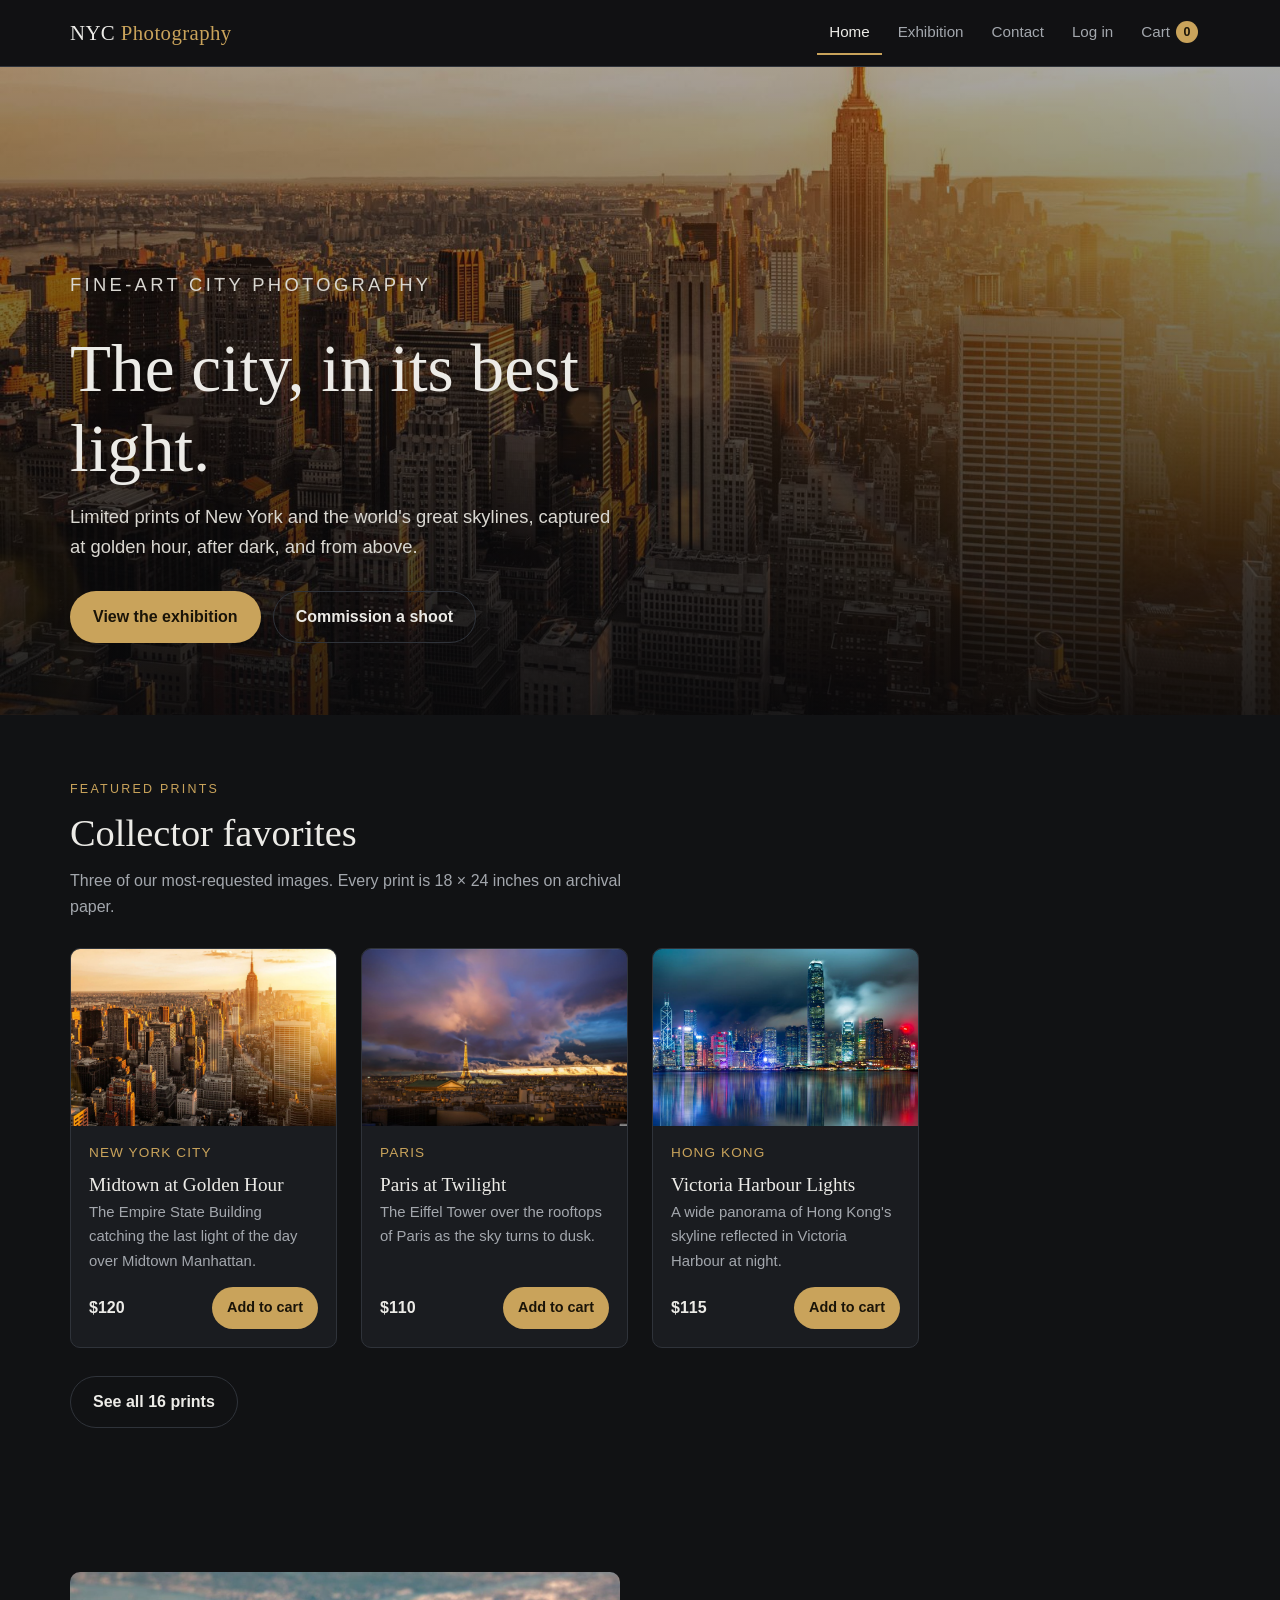
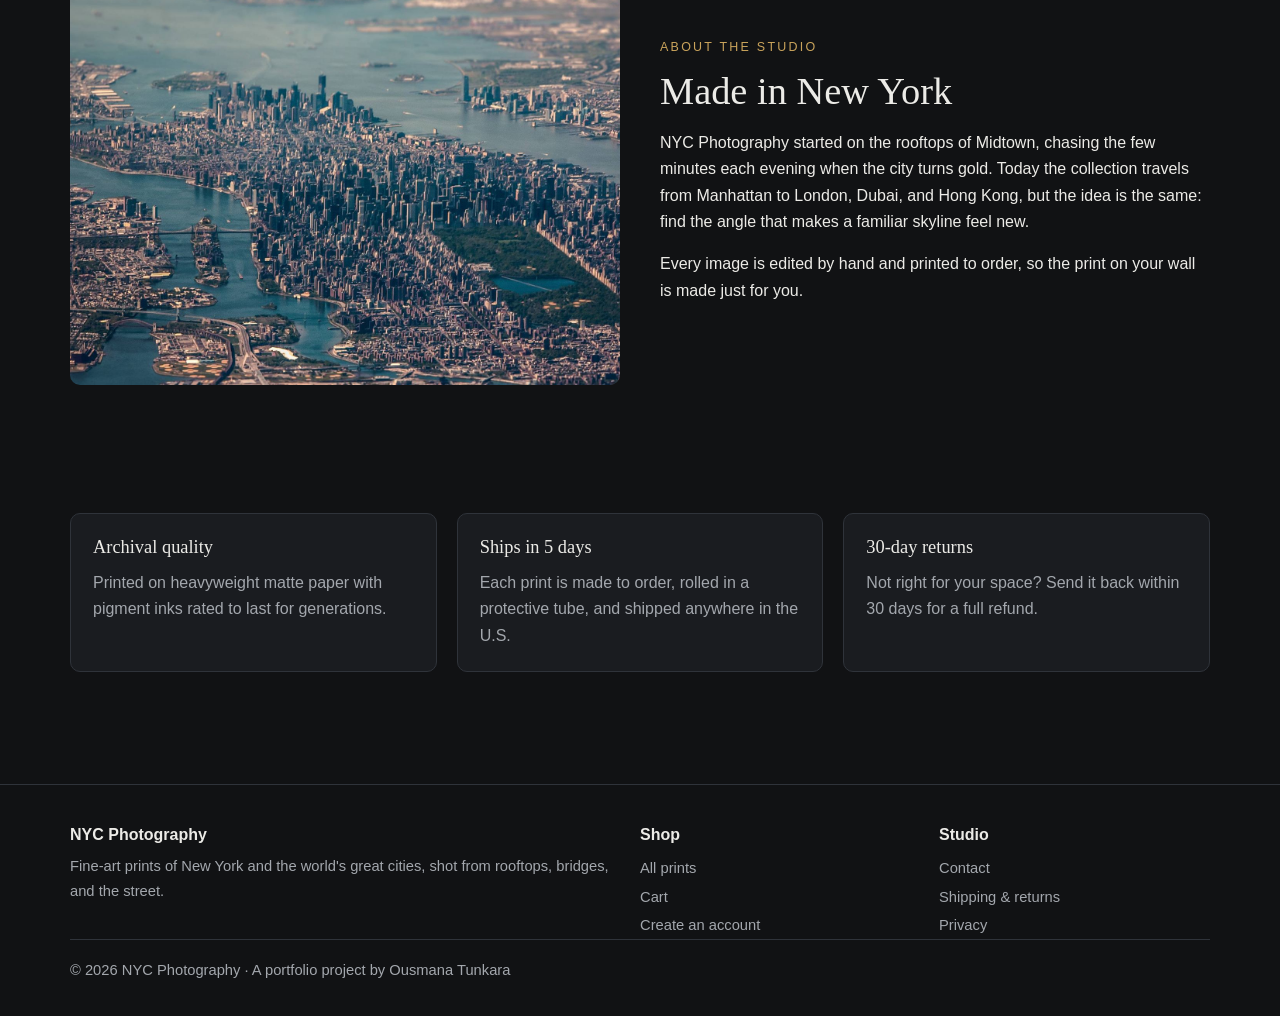
<file: index.html>
<!DOCTYPE html>
<!-- Author: Ousmana Tunkara · github.com/Kodelack47 · NYC Photography -->
<html lang="en">
<head>
  <meta charset="UTF-8">
  <meta name="viewport" content="width=device-width, initial-scale=1.0">
  <meta name="description" content="Fine-art prints of New York City and the world&#x27;s great skylines.">
  <title>NYC Photography | Fine-Art City Prints</title>
  <link rel="stylesheet" href="styles/site.css">
</head>
<body>
  <header class="site-header">
    <div class="container">
      <a class="brand" href="index.html">NYC <span>Photography</span></a>
      <button class="nav-toggle" type="button" aria-expanded="false" aria-controls="site-nav">Menu</button>
      <nav class="site-nav" id="site-nav" aria-label="Main">
        <a href="index.html" class="active" aria-current="page">Home</a>
        <a href="Exhibition.html">Exhibition</a>
        <a href="Contact.html">Contact</a>
        <a href="login.html">Log in</a>
        <a href="checkout.html" class="cart-link">Cart <span class="cart-count" aria-label="items in cart">0</span></a>
      </nav>
    </div>
  </header>

  <main>
    <section class="hero">
      <div class="container">
        <p class="eyebrow">Fine-art city photography</p>
        <h1>The city, in its best light.</h1>
        <p>Limited prints of New York and the world's great skylines, captured at golden hour, after dark, and from above.</p>
        <div class="btn-row">
          <a class="btn btn-gold" href="Exhibition.html">View the exhibition</a>
          <a class="btn btn-ghost" href="Contact.html">Commission a shoot</a>
        </div>
      </div>
    </section>

    <section class="section">
      <div class="container">
        <p class="eyebrow">Featured prints</p>
        <h2 class="section-title">Collector favorites</h2>
        <p class="lead">Three of our most-requested images. Every print is 18 × 24 inches on archival paper.</p>
        <div class="grid" id="featured"></div>
        <p style="margin-top:28px"><a class="btn btn-ghost" href="Exhibition.html">See all 16 prints</a></p>
      </div>
    </section>

    <section class="section">
      <div class="container split">
        <img src="images/manhattan-aerial.jpg" alt="Aerial view of Manhattan" loading="lazy">
        <div>
          <p class="eyebrow">About the studio</p>
          <h2 class="section-title">Made in New York</h2>
          <p>NYC Photography started on the rooftops of Midtown, chasing the few minutes each evening when the city turns gold. Today the collection travels from Manhattan to London, Dubai, and Hong Kong, but the idea is the same: find the angle that makes a familiar skyline feel new.</p>
          <p>Every image is edited by hand and printed to order, so the print on your wall is made just for you.</p>
        </div>
      </div>
    </section>

    <section class="section">
      <div class="container">
        <div class="features">
          <div class="feature">
            <h3>Archival quality</h3>
            <p>Printed on heavyweight matte paper with pigment inks rated to last for generations.</p>
          </div>
          <div class="feature">
            <h3>Ships in 5 days</h3>
            <p>Each print is made to order, rolled in a protective tube, and shipped anywhere in the U.S.</p>
          </div>
          <div class="feature">
            <h3>30-day returns</h3>
            <p>Not right for your space? Send it back within 30 days for a full refund.</p>
          </div>
        </div>
      </div>
    </section>
  </main>

  <footer class="site-footer">
    <div class="container">
      <div class="footer-grid">
        <div>
          <h2>NYC Photography</h2>
          <p>Fine-art prints of New York and the world's great cities, shot from rooftops, bridges, and the street.</p>
        </div>
        <div>
          <h2>Shop</h2>
          <a href="Exhibition.html">All prints</a>
          <a href="checkout.html">Cart</a>
          <a href="user-reg.html">Create an account</a>
        </div>
        <div>
          <h2>Studio</h2>
          <a href="Contact.html">Contact</a>
          <a href="Contact.html#policies">Shipping &amp; returns</a>
          <a href="Contact.html#policies">Privacy</a>
        </div>
      </div>
      <p class="copyright">&copy; <span id="year">2026</span> NYC Photography · A portfolio project by Ousmana Tunkara</p>
    </div>
  </footer>

  <script src="scripts/site.js"></script>
  <script src="scripts/prints.js"></script>
  <script src="scripts/gallery.js"></script>
</body>
</html>
</file>
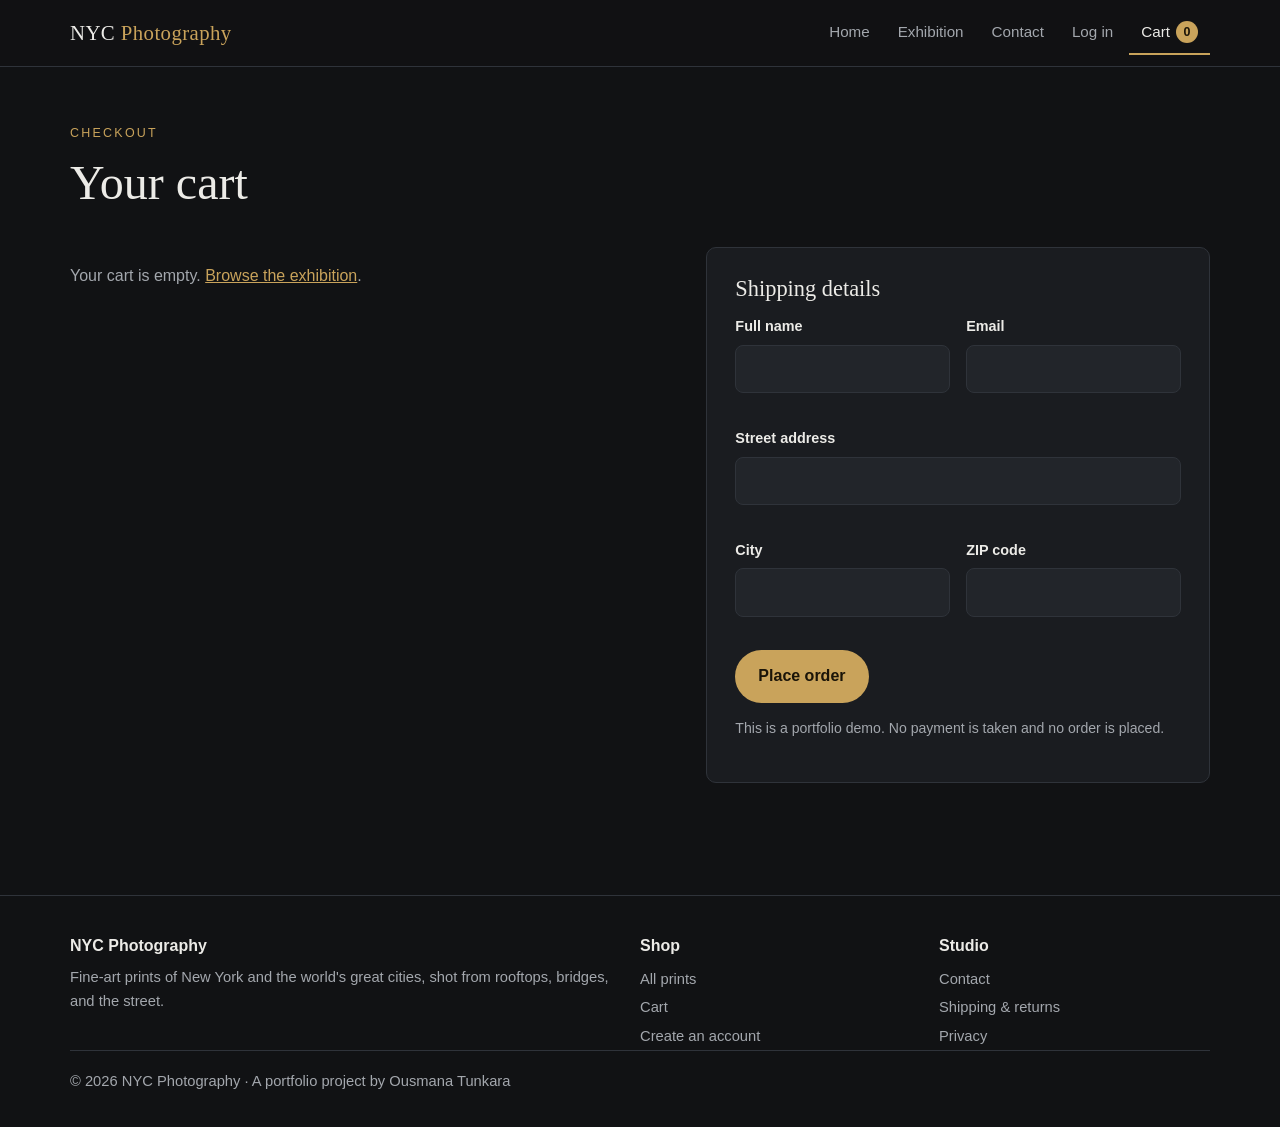
<file: checkout.html>
<!DOCTYPE html>
<!-- Author: Ousmana Tunkara · github.com/Kodelack47 · NYC Photography -->
<html lang="en">
<head>
  <meta charset="UTF-8">
  <meta name="viewport" content="width=device-width, initial-scale=1.0">
  <meta name="description" content="Review your prints and check out.">
  <title>Cart | NYC Photography</title>
  <link rel="stylesheet" href="styles/site.css">
</head>
<body>
  <header class="site-header">
    <div class="container">
      <a class="brand" href="index.html">NYC <span>Photography</span></a>
      <button class="nav-toggle" type="button" aria-expanded="false" aria-controls="site-nav">Menu</button>
      <nav class="site-nav" id="site-nav" aria-label="Main">
        <a href="index.html">Home</a>
        <a href="Exhibition.html">Exhibition</a>
        <a href="Contact.html">Contact</a>
        <a href="login.html">Log in</a>
        <a href="checkout.html" class="cart-link active" aria-current="page">Cart <span class="cart-count" aria-label="items in cart">0</span></a>
      </nav>
    </div>
  </header>

  <main>
    <section class="page-head">
      <div class="container">
        <p class="eyebrow">Checkout</p>
        <h1>Your cart</h1>
      </div>
    </section>

    <section class="section" style="padding-top:16px">
      <div class="container">
        <div class="notice" id="confirmation" role="status" hidden></div>
        <div class="checkout">
          <div>
            <div id="cart-items"></div>
            <div class="totals" id="totals" hidden></div>
          </div>
          <form class="form-card" id="checkout-form" novalidate>
            <h2 style="font-size:1.4rem">Shipping details</h2>
            <div class="form-grid">
            <div>
              <label for="name">Full name</label>
              <input id="name" name="name" type="text" autocomplete="name">
              <div class="error" id="name-error"></div>
            </div>
            <div>
              <label for="email">Email</label>
              <input id="email" name="email" type="email" autocomplete="email">
              <div class="error" id="email-error"></div>
            </div>
            <div class="full">
              <label for="address">Street address</label>
              <input id="address" name="address" type="text" autocomplete="street-address">
              <div class="error" id="address-error"></div>
            </div>
            <div>
              <label for="city">City</label>
              <input id="city" name="city" type="text" autocomplete="address-level2">
              <div class="error" id="city-error"></div>
            </div>
            <div>
              <label for="zip">ZIP code</label>
              <input id="zip" name="zip" type="text" inputmode="numeric" autocomplete="postal-code">
              <div class="error" id="zip-error"></div>
            </div>
              <div class="full">
                <button class="btn btn-gold" type="submit">Place order</button>
              </div>
            </div>
            <p class="demo-note">This is a portfolio demo. No payment is taken and no order is placed.</p>
          </form>
        </div>
      </div>
    </section>
  </main>

  <footer class="site-footer">
    <div class="container">
      <div class="footer-grid">
        <div>
          <h2>NYC Photography</h2>
          <p>Fine-art prints of New York and the world's great cities, shot from rooftops, bridges, and the street.</p>
        </div>
        <div>
          <h2>Shop</h2>
          <a href="Exhibition.html">All prints</a>
          <a href="checkout.html">Cart</a>
          <a href="user-reg.html">Create an account</a>
        </div>
        <div>
          <h2>Studio</h2>
          <a href="Contact.html">Contact</a>
          <a href="Contact.html#policies">Shipping &amp; returns</a>
          <a href="Contact.html#policies">Privacy</a>
        </div>
      </div>
      <p class="copyright">&copy; <span id="year">2026</span> NYC Photography · A portfolio project by Ousmana Tunkara</p>
    </div>
  </footer>

  <script src="scripts/site.js"></script>
  <script src="scripts/prints.js"></script>
  <script src="scripts/forms.js"></script>
  <script src="scripts/checkout.js"></script>
</body>
</html>
</file>
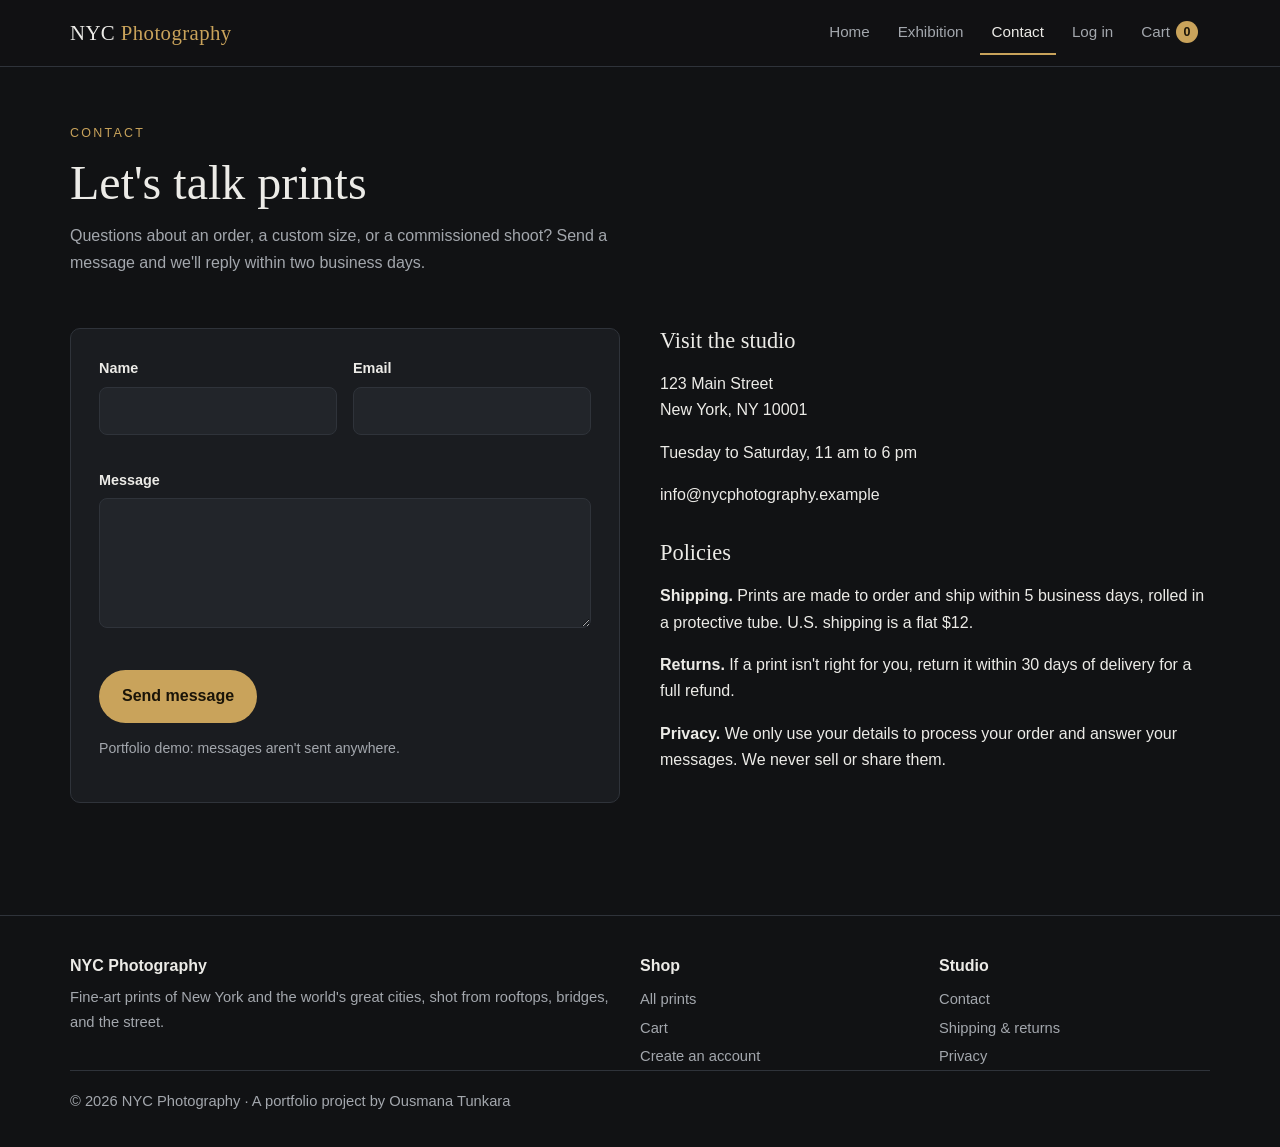
<file: Contact.html>
<!DOCTYPE html>
<!-- Author: Ousmana Tunkara · github.com/Kodelack47 · NYC Photography -->
<html lang="en">
<head>
  <meta charset="UTF-8">
  <meta name="viewport" content="width=device-width, initial-scale=1.0">
  <meta name="description" content="Contact NYC Photography about prints and commissions.">
  <title>Contact | NYC Photography</title>
  <link rel="stylesheet" href="styles/site.css">
</head>
<body>
  <header class="site-header">
    <div class="container">
      <a class="brand" href="index.html">NYC <span>Photography</span></a>
      <button class="nav-toggle" type="button" aria-expanded="false" aria-controls="site-nav">Menu</button>
      <nav class="site-nav" id="site-nav" aria-label="Main">
        <a href="index.html">Home</a>
        <a href="Exhibition.html">Exhibition</a>
        <a href="Contact.html" class="active" aria-current="page">Contact</a>
        <a href="login.html">Log in</a>
        <a href="checkout.html" class="cart-link">Cart <span class="cart-count" aria-label="items in cart">0</span></a>
      </nav>
    </div>
  </header>

  <main>
    <section class="page-head">
      <div class="container">
        <p class="eyebrow">Contact</p>
        <h1>Let's talk prints</h1>
        <p class="lead">Questions about an order, a custom size, or a commissioned shoot? Send a message and we'll reply within two business days.</p>
      </div>
    </section>

    <section class="section" style="padding-top:16px">
      <div class="container split" style="align-items:start">
        <div>
          <div class="notice" id="confirmation" role="status" hidden></div>
          <form class="form-card" id="contact-form" novalidate>
            <div class="form-grid">
            <div>
              <label for="name">Name</label>
              <input id="name" name="name" type="text" autocomplete="name">
              <div class="error" id="name-error"></div>
            </div>
            <div>
              <label for="email">Email</label>
              <input id="email" name="email" type="email" autocomplete="email">
              <div class="error" id="email-error"></div>
            </div>
            <div class="full">
              <label for="message">Message</label>
              <textarea id="message" name="message"></textarea>
              <div class="error" id="message-error"></div>
            </div>
              <div class="full"><button class="btn btn-gold" type="submit">Send message</button></div>
            </div>
            <p class="demo-note">Portfolio demo: messages aren't sent anywhere.</p>
          </form>
        </div>
        <div>
          <h2 style="font-size:1.4rem">Visit the studio</h2>
          <p>123 Main Street<br>New York, NY 10001</p>
          <p>Tuesday to Saturday, 11 am to 6 pm</p>
          <p>info@nycphotography.example</p>

          <h2 id="policies" style="font-size:1.4rem;margin-top:32px;scroll-margin-top:90px">Policies</h2>
          <p><strong>Shipping.</strong> Prints are made to order and ship within 5 business days, rolled in a protective tube. U.S. shipping is a flat $12.</p>
          <p><strong>Returns.</strong> If a print isn't right for you, return it within 30 days of delivery for a full refund.</p>
          <p><strong>Privacy.</strong> We only use your details to process your order and answer your messages. We never sell or share them.</p>
        </div>
      </div>
    </section>
  </main>

  <footer class="site-footer">
    <div class="container">
      <div class="footer-grid">
        <div>
          <h2>NYC Photography</h2>
          <p>Fine-art prints of New York and the world's great cities, shot from rooftops, bridges, and the street.</p>
        </div>
        <div>
          <h2>Shop</h2>
          <a href="Exhibition.html">All prints</a>
          <a href="checkout.html">Cart</a>
          <a href="user-reg.html">Create an account</a>
        </div>
        <div>
          <h2>Studio</h2>
          <a href="Contact.html">Contact</a>
          <a href="Contact.html#policies">Shipping &amp; returns</a>
          <a href="Contact.html#policies">Privacy</a>
        </div>
      </div>
      <p class="copyright">&copy; <span id="year">2026</span> NYC Photography · A portfolio project by Ousmana Tunkara</p>
    </div>
  </footer>

  <script src="scripts/site.js"></script>
  <script src="scripts/forms.js"></script>
</body>
</html>
</file>
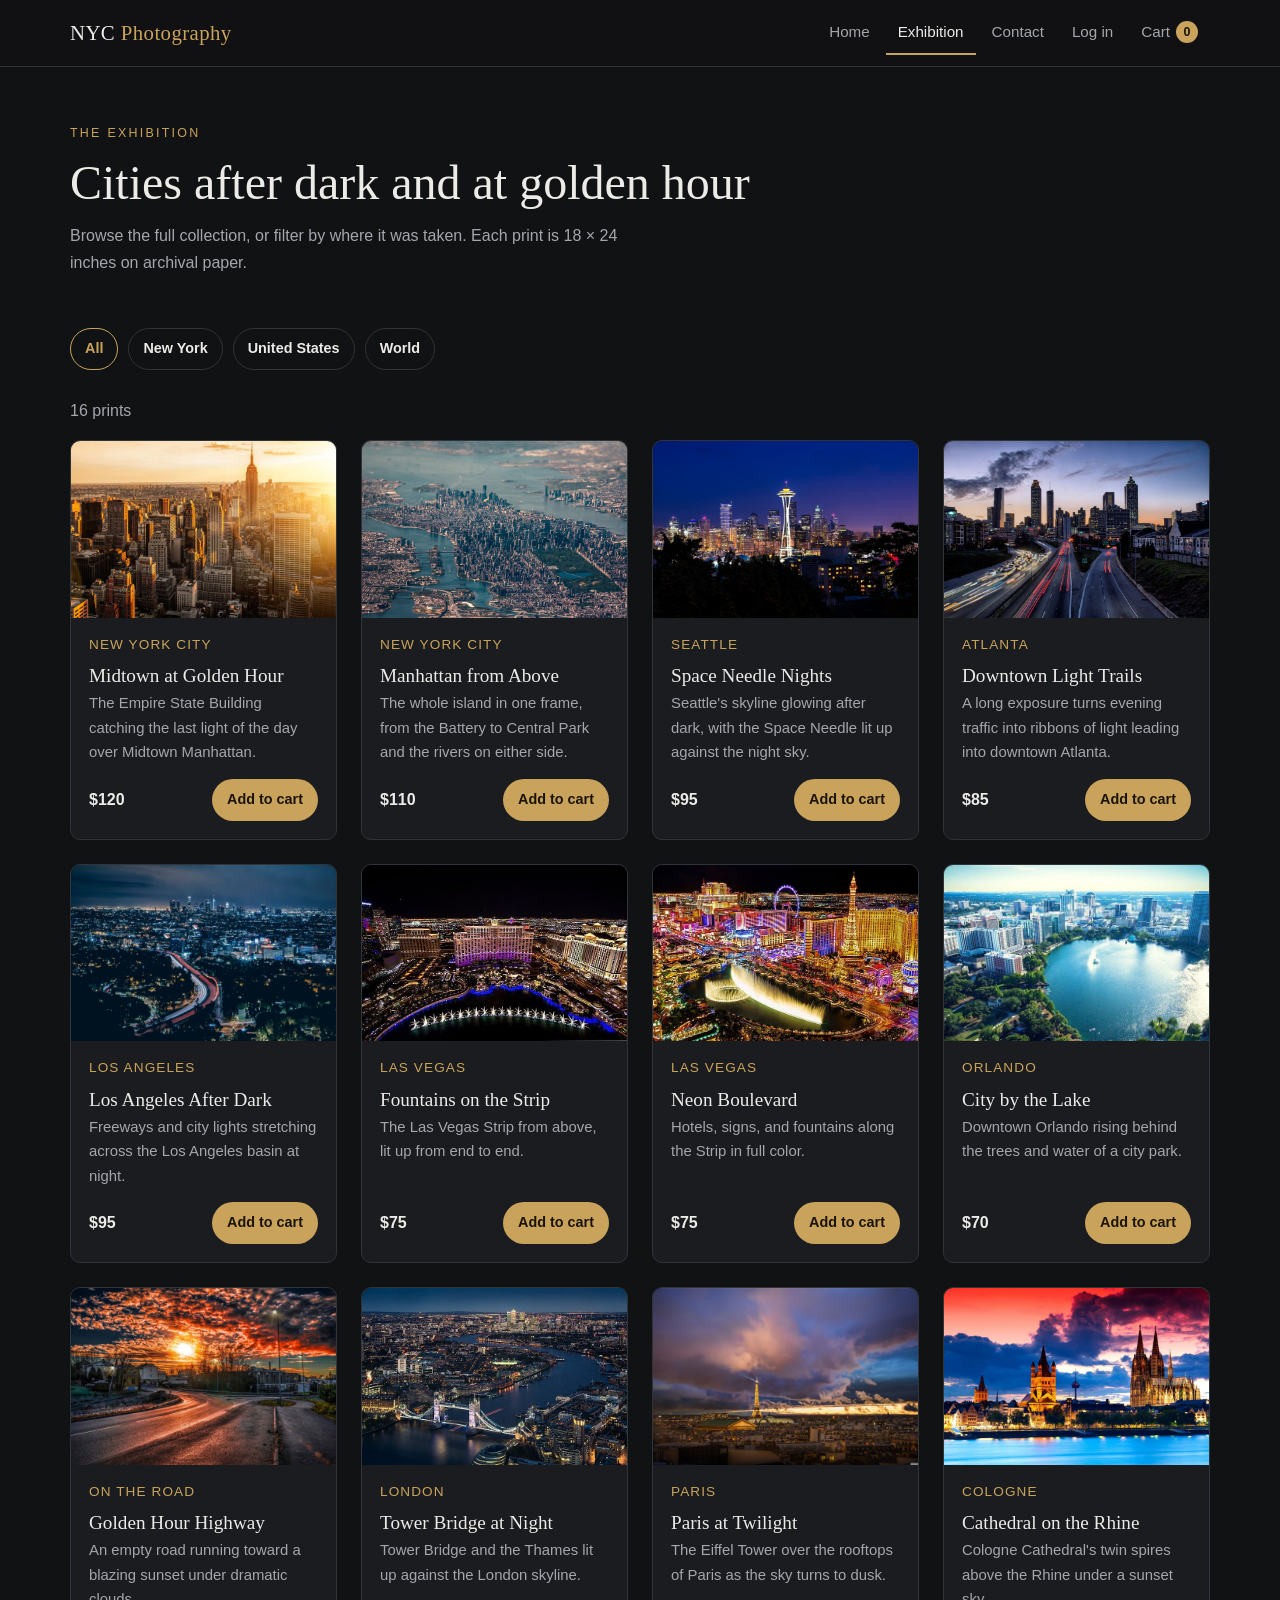
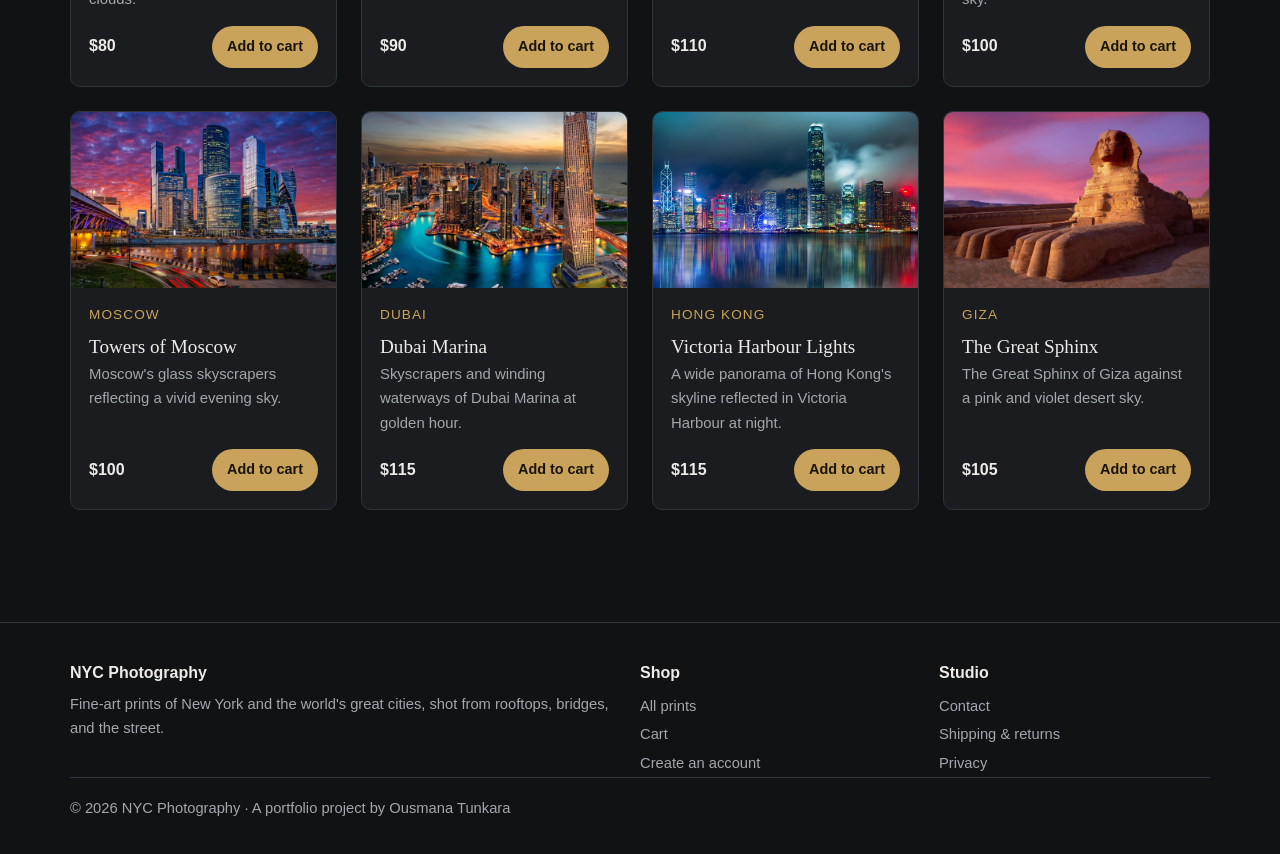
<file: Exhibition.html>
<!DOCTYPE html>
<!-- Author: Ousmana Tunkara · github.com/Kodelack47 · NYC Photography -->
<html lang="en">
<head>
  <meta charset="UTF-8">
  <meta name="viewport" content="width=device-width, initial-scale=1.0">
  <meta name="description" content="Browse fine-art prints of New York, U.S. cities, and world skylines.">
  <title>Exhibition | NYC Photography</title>
  <link rel="stylesheet" href="styles/site.css">
</head>
<body>
  <header class="site-header">
    <div class="container">
      <a class="brand" href="index.html">NYC <span>Photography</span></a>
      <button class="nav-toggle" type="button" aria-expanded="false" aria-controls="site-nav">Menu</button>
      <nav class="site-nav" id="site-nav" aria-label="Main">
        <a href="index.html">Home</a>
        <a href="Exhibition.html" class="active" aria-current="page">Exhibition</a>
        <a href="Contact.html">Contact</a>
        <a href="login.html">Log in</a>
        <a href="checkout.html" class="cart-link">Cart <span class="cart-count" aria-label="items in cart">0</span></a>
      </nav>
    </div>
  </header>

  <main>
    <section class="page-head">
      <div class="container">
        <p class="eyebrow">The exhibition</p>
        <h1>Cities after dark and at golden hour</h1>
        <p class="lead">Browse the full collection, or filter by where it was taken. Each print is 18 × 24 inches on archival paper.</p>
      </div>
    </section>

    <section class="section" style="padding-top:16px">
      <div class="container">
        <div class="filters" role="group" aria-label="Filter prints by collection">
          <button class="btn btn-ghost btn-small" type="button" data-collection="All">All</button>
          <button class="btn btn-ghost btn-small" type="button" data-collection="New York">New York</button>
          <button class="btn btn-ghost btn-small" type="button" data-collection="United States">United States</button>
          <button class="btn btn-ghost btn-small" type="button" data-collection="World">World</button>
        </div>
        <p class="lead" id="print-count" aria-live="polite" style="margin-bottom:16px"></p>
        <div class="grid" id="prints"></div>
      </div>
    </section>
  </main>

  <footer class="site-footer">
    <div class="container">
      <div class="footer-grid">
        <div>
          <h2>NYC Photography</h2>
          <p>Fine-art prints of New York and the world's great cities, shot from rooftops, bridges, and the street.</p>
        </div>
        <div>
          <h2>Shop</h2>
          <a href="Exhibition.html">All prints</a>
          <a href="checkout.html">Cart</a>
          <a href="user-reg.html">Create an account</a>
        </div>
        <div>
          <h2>Studio</h2>
          <a href="Contact.html">Contact</a>
          <a href="Contact.html#policies">Shipping &amp; returns</a>
          <a href="Contact.html#policies">Privacy</a>
        </div>
      </div>
      <p class="copyright">&copy; <span id="year">2026</span> NYC Photography · A portfolio project by Ousmana Tunkara</p>
    </div>
  </footer>

  <script src="scripts/site.js"></script>
  <script src="scripts/prints.js"></script>
  <script src="scripts/gallery.js"></script>
</body>
</html>
</file>
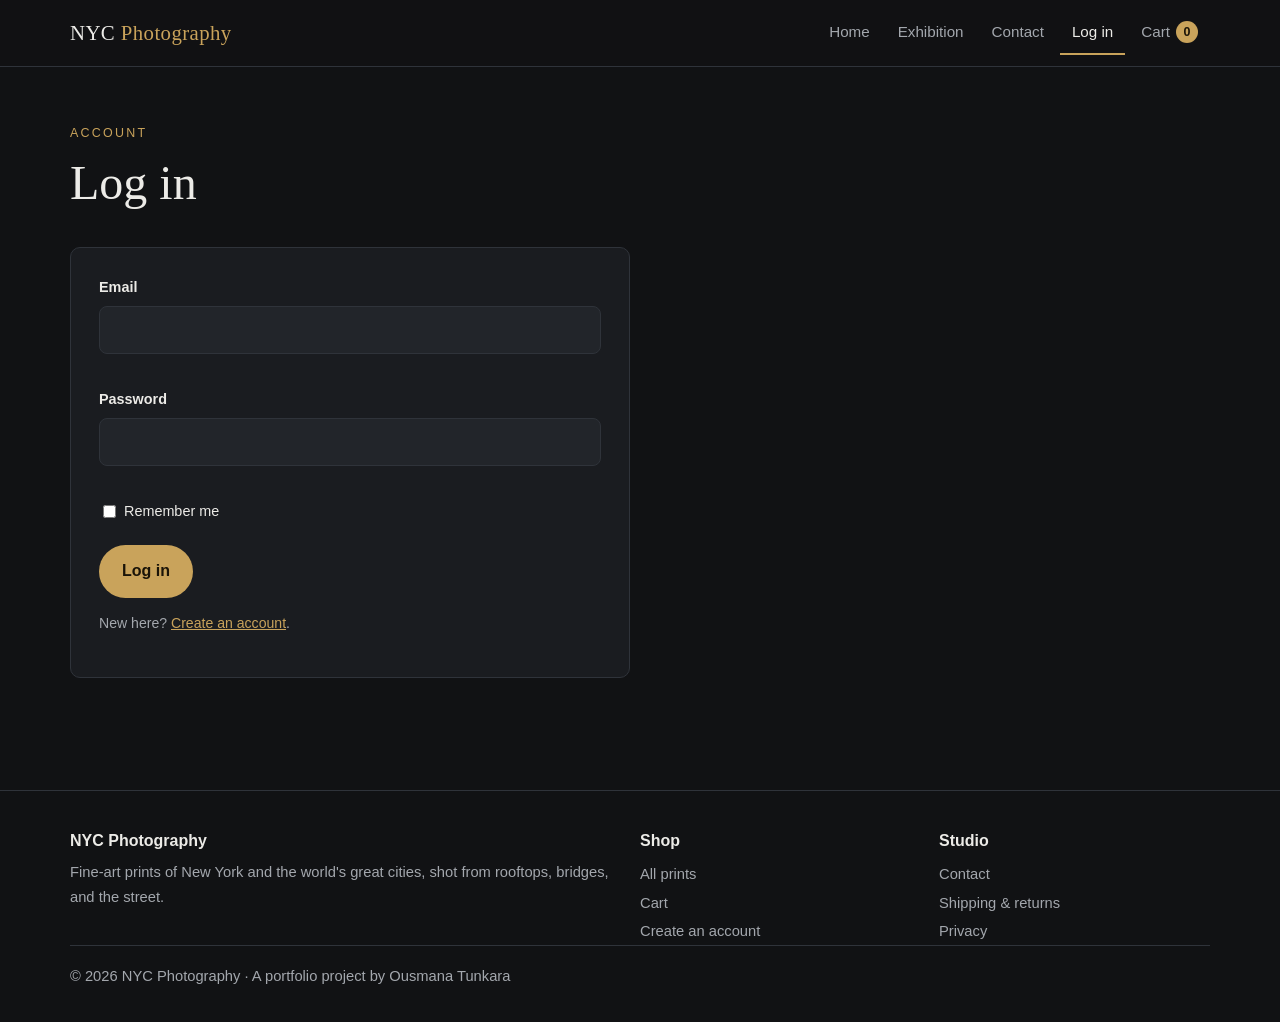
<file: login.html>
<!DOCTYPE html>
<!-- Author: Ousmana Tunkara · github.com/Kodelack47 · NYC Photography -->
<html lang="en">
<head>
  <meta charset="UTF-8">
  <meta name="viewport" content="width=device-width, initial-scale=1.0">
  <meta name="description" content="Log in to your NYC Photography account.">
  <title>Log in | NYC Photography</title>
  <link rel="stylesheet" href="styles/site.css">
</head>
<body>
  <header class="site-header">
    <div class="container">
      <a class="brand" href="index.html">NYC <span>Photography</span></a>
      <button class="nav-toggle" type="button" aria-expanded="false" aria-controls="site-nav">Menu</button>
      <nav class="site-nav" id="site-nav" aria-label="Main">
        <a href="index.html">Home</a>
        <a href="Exhibition.html">Exhibition</a>
        <a href="Contact.html">Contact</a>
        <a href="login.html" class="active" aria-current="page">Log in</a>
        <a href="checkout.html" class="cart-link">Cart <span class="cart-count" aria-label="items in cart">0</span></a>
      </nav>
    </div>
  </header>

  <main>
    <section class="page-head">
      <div class="container">
        <p class="eyebrow">Account</p>
        <h1>Log in</h1>
      </div>
    </section>

    <section class="section" style="padding-top:16px">
      <div class="container">
        <div class="notice" id="confirmation" role="status" hidden style="max-width:560px"></div>
        <form class="form-card" id="login-form" novalidate>
          <div class="form-grid">
            <div class="full">
              <label for="email">Email</label>
              <input id="email" name="email" type="email" autocomplete="email">
              <div class="error" id="email-error"></div>
            </div>
            <div class="full">
              <label for="password">Password</label>
              <input id="password" name="password" type="password" autocomplete="current-password">
              <div class="error" id="password-error"></div>
            </div>
            <div class="full">
              <label class="check"><input type="checkbox" name="remember"> Remember me</label>
            </div>
            <div class="full"><button class="btn btn-gold" type="submit">Log in</button></div>
          </div>
          <p class="demo-note">New here? <a href="user-reg.html">Create an account</a>.</p>
        </form>
      </div>
    </section>
  </main>

  <footer class="site-footer">
    <div class="container">
      <div class="footer-grid">
        <div>
          <h2>NYC Photography</h2>
          <p>Fine-art prints of New York and the world's great cities, shot from rooftops, bridges, and the street.</p>
        </div>
        <div>
          <h2>Shop</h2>
          <a href="Exhibition.html">All prints</a>
          <a href="checkout.html">Cart</a>
          <a href="user-reg.html">Create an account</a>
        </div>
        <div>
          <h2>Studio</h2>
          <a href="Contact.html">Contact</a>
          <a href="Contact.html#policies">Shipping &amp; returns</a>
          <a href="Contact.html#policies">Privacy</a>
        </div>
      </div>
      <p class="copyright">&copy; <span id="year">2026</span> NYC Photography · A portfolio project by Ousmana Tunkara</p>
    </div>
  </footer>

  <script src="scripts/site.js"></script>
  <script src="scripts/forms.js"></script>
</body>
</html>
</file>
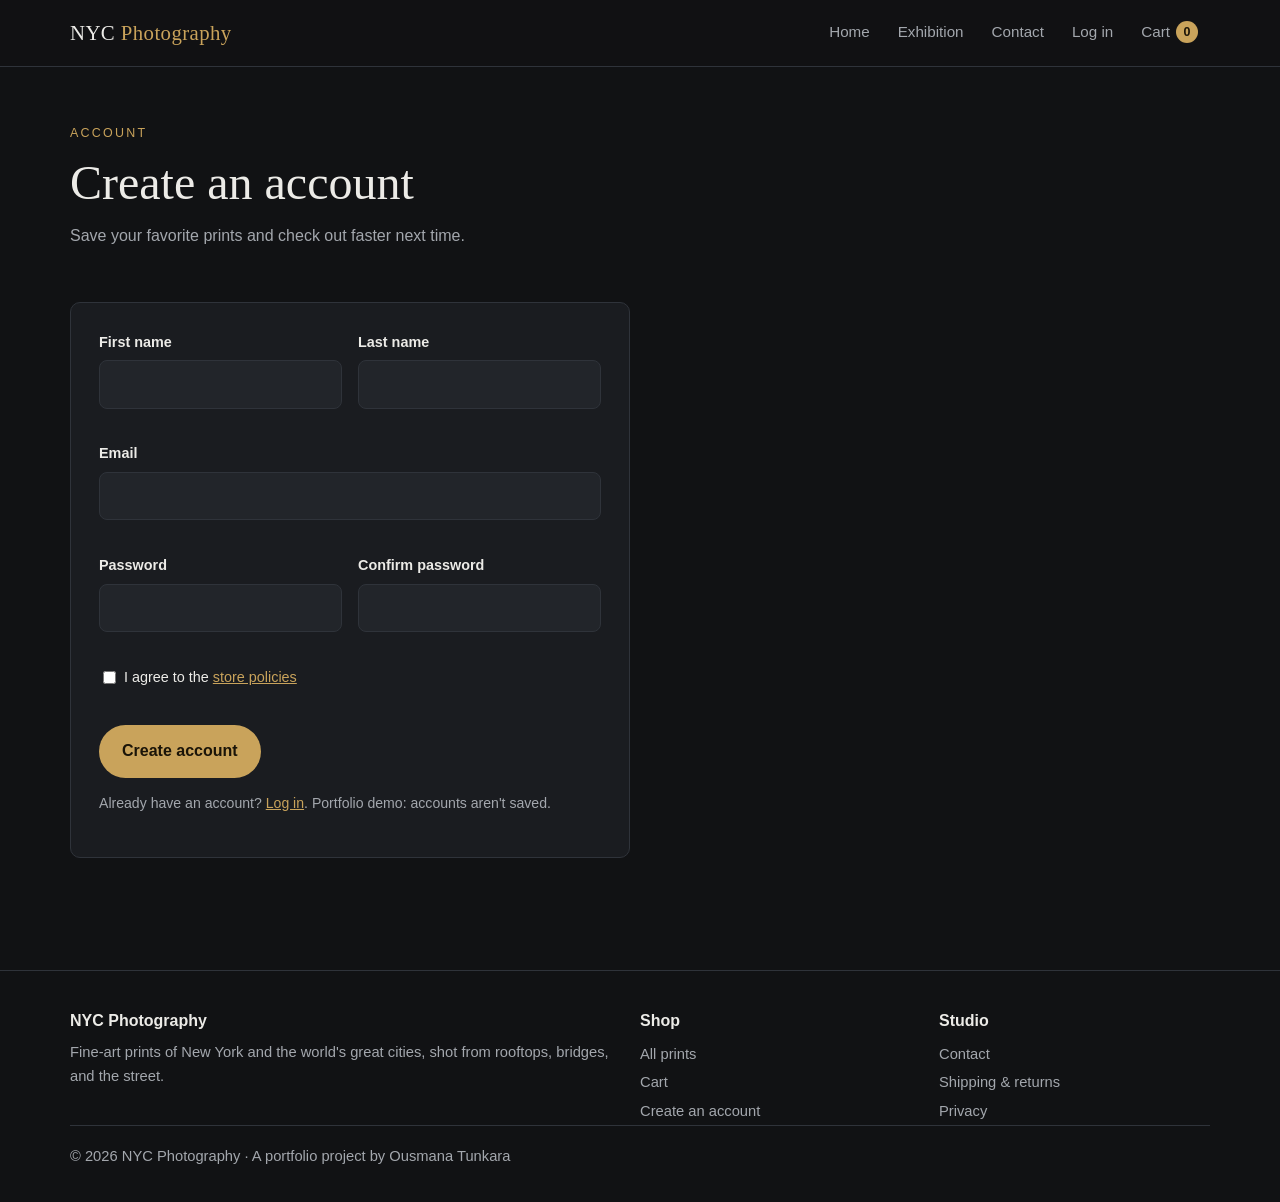
<file: user-reg.html>
<!DOCTYPE html>
<!-- Author: Ousmana Tunkara · github.com/Kodelack47 · NYC Photography -->
<html lang="en">
<head>
  <meta charset="UTF-8">
  <meta name="viewport" content="width=device-width, initial-scale=1.0">
  <meta name="description" content="Create an NYC Photography account.">
  <title>Create an account | NYC Photography</title>
  <link rel="stylesheet" href="styles/site.css">
</head>
<body>
  <header class="site-header">
    <div class="container">
      <a class="brand" href="index.html">NYC <span>Photography</span></a>
      <button class="nav-toggle" type="button" aria-expanded="false" aria-controls="site-nav">Menu</button>
      <nav class="site-nav" id="site-nav" aria-label="Main">
        <a href="index.html">Home</a>
        <a href="Exhibition.html">Exhibition</a>
        <a href="Contact.html">Contact</a>
        <a href="login.html">Log in</a>
        <a href="checkout.html" class="cart-link">Cart <span class="cart-count" aria-label="items in cart">0</span></a>
      </nav>
    </div>
  </header>

  <main>
    <section class="page-head">
      <div class="container">
        <p class="eyebrow">Account</p>
        <h1>Create an account</h1>
        <p class="lead">Save your favorite prints and check out faster next time.</p>
      </div>
    </section>

    <section class="section" style="padding-top:16px">
      <div class="container">
        <div class="notice" id="confirmation" role="status" hidden style="max-width:560px"></div>
        <form class="form-card" id="register-form" novalidate>
          <div class="form-grid">
            <div>
              <label for="firstName">First name</label>
              <input id="firstName" name="firstName" type="text" autocomplete="given-name">
              <div class="error" id="firstName-error"></div>
            </div>
            <div>
              <label for="lastName">Last name</label>
              <input id="lastName" name="lastName" type="text" autocomplete="family-name">
              <div class="error" id="lastName-error"></div>
            </div>
            <div class="full">
              <label for="email">Email</label>
              <input id="email" name="email" type="email" autocomplete="email">
              <div class="error" id="email-error"></div>
            </div>
            <div>
              <label for="password">Password</label>
              <input id="password" name="password" type="password" autocomplete="new-password">
              <div class="error" id="password-error"></div>
            </div>
            <div>
              <label for="confirm">Confirm password</label>
              <input id="confirm" name="confirm" type="password" autocomplete="new-password">
              <div class="error" id="confirm-error"></div>
            </div>
            <div class="full">
              <label class="check"><input type="checkbox" id="terms" name="terms"> I agree to the&nbsp;<a href="Contact.html#policies">store policies</a></label>
              <div class="error" id="terms-error"></div>
            </div>
            <div class="full"><button class="btn btn-gold" type="submit">Create account</button></div>
          </div>
          <p class="demo-note">Already have an account? <a href="login.html">Log in</a>. Portfolio demo: accounts aren't saved.</p>
        </form>
      </div>
    </section>
  </main>

  <footer class="site-footer">
    <div class="container">
      <div class="footer-grid">
        <div>
          <h2>NYC Photography</h2>
          <p>Fine-art prints of New York and the world's great cities, shot from rooftops, bridges, and the street.</p>
        </div>
        <div>
          <h2>Shop</h2>
          <a href="Exhibition.html">All prints</a>
          <a href="checkout.html">Cart</a>
          <a href="user-reg.html">Create an account</a>
        </div>
        <div>
          <h2>Studio</h2>
          <a href="Contact.html">Contact</a>
          <a href="Contact.html#policies">Shipping &amp; returns</a>
          <a href="Contact.html#policies">Privacy</a>
        </div>
      </div>
      <p class="copyright">&copy; <span id="year">2026</span> NYC Photography · A portfolio project by Ousmana Tunkara</p>
    </div>
  </footer>

  <script src="scripts/site.js"></script>
  <script src="scripts/forms.js"></script>
</body>
</html>
</file>
<file: styles/site.css>
/* Author: Ousmana Tunkara · github.com/Kodelack47 · NYC Photography */
/* NYC Photography: one shared stylesheet for every page */

:root {
  --bg: #111214;
  --panel: #1a1c20;
  --panel-2: #22252a;
  --line: #2f333a;
  --text: #ecebe7;
  --muted: #a3a7ad;
  --gold: #c9a35b;
  --gold-dark: #a8853f;
  --danger: #ef8a7a;
  --ok: #8fcf9c;
  --radius: 10px;
  --max: 1180px;
  --serif: Georgia, "Times New Roman", serif;
  --sans: -apple-system, BlinkMacSystemFont, "Segoe UI", Roboto, Helvetica, Arial, sans-serif;
}

*,
*::before,
*::after {
  box-sizing: border-box;
}

html {
  scroll-behavior: smooth;
}

body {
  margin: 0;
  min-height: 100vh;
  display: flex;
  flex-direction: column;
  background: var(--bg);
  color: var(--text);
  font-family: var(--sans);
  line-height: 1.65;
}

main {
  flex: 1 0 auto;
}

img {
  display: block;
  max-width: 100%;
  height: auto;
}

a {
  color: var(--gold);
}

h1,
h2,
h3 {
  font-family: var(--serif);
  font-weight: 400;
  line-height: 1.2;
  margin: 0 0 12px;
}

.container {
  width: 100%;
  max-width: var(--max);
  margin: 0 auto;
  padding: 0 20px;
}

.section {
  padding: 64px 0;
}

.eyebrow {
  text-transform: uppercase;
  letter-spacing: 0.18em;
  font-size: 0.78rem;
  color: var(--gold);
  margin: 0 0 10px;
}

.section-title {
  font-size: clamp(1.7rem, 3.4vw, 2.4rem);
}

.lead {
  color: var(--muted);
  max-width: 62ch;
  margin: 0 0 28px;
}

/* ---------- Header ---------- */

.site-header {
  position: sticky;
  top: 0;
  z-index: 20;
  background: rgba(17, 18, 20, 0.94);
  border-bottom: 1px solid var(--line);
  backdrop-filter: blur(6px);
}

.site-header .container {
  display: flex;
  align-items: center;
  justify-content: space-between;
  gap: 16px;
  min-height: 66px;
}

.brand {
  font-family: var(--serif);
  font-size: 1.3rem;
  color: var(--text);
  text-decoration: none;
  letter-spacing: 0.02em;
}

.brand span {
  color: var(--gold);
}

.site-nav {
  display: flex;
  align-items: center;
  gap: 4px;
}

.site-nav a {
  color: var(--muted);
  text-decoration: none;
  padding: 8px 12px;
  font-size: 0.95rem;
  border-bottom: 2px solid transparent;
}

.site-nav a:hover,
.site-nav a:focus-visible {
  color: var(--text);
}

.site-nav a.active {
  color: var(--text);
  border-bottom-color: var(--gold);
}

.cart-link {
  display: inline-flex;
  align-items: center;
  gap: 6px;
}

.cart-count {
  min-width: 22px;
  height: 22px;
  border-radius: 999px;
  background: var(--gold);
  color: #1a1408;
  font-size: 0.78rem;
  font-weight: 700;
  display: inline-grid;
  place-items: center;
  padding: 0 6px;
}

.nav-toggle {
  display: none;
  background: transparent;
  color: var(--text);
  border: 1px solid var(--line);
  border-radius: 8px;
  padding: 6px 12px;
  font: inherit;
  cursor: pointer;
}

/* ---------- Hero ---------- */

.hero {
  background: linear-gradient(rgba(10, 10, 12, 0.35), rgba(10, 10, 12, 0.85)), url("../images/midtown-sunset.jpg") center / cover no-repeat;
}

.hero .container {
  min-height: 72vh;
  display: flex;
  flex-direction: column;
  justify-content: flex-end;
  padding-top: 80px;
  padding-bottom: 72px;
}

.hero h1 {
  font-size: clamp(2.3rem, 6vw, 4.2rem);
  max-width: 16ch;
}

.hero p {
  font-size: 1.15rem;
  color: #d9d7d1;
  max-width: 54ch;
  margin: 0 0 28px;
}

.page-head {
  padding: 56px 0 8px;
}

.page-head h1 {
  font-size: clamp(2rem, 4.5vw, 3rem);
}

/* ---------- Buttons ---------- */

.btn {
  display: inline-block;
  padding: 12px 22px;
  border-radius: 999px;
  border: 1px solid transparent;
  font: inherit;
  font-weight: 600;
  text-decoration: none;
  cursor: pointer;
  transition: background 0.2s, color 0.2s, border-color 0.2s;
}

.btn-gold {
  background: var(--gold);
  color: #1a1408;
}

.btn-gold:hover {
  background: var(--gold-dark);
}

.btn-ghost {
  border-color: var(--line);
  color: var(--text);
  background: transparent;
}

.btn-ghost:hover,
.btn-ghost.active {
  border-color: var(--gold);
  color: var(--gold);
}

.btn-row {
  display: flex;
  flex-wrap: wrap;
  gap: 12px;
}

.btn-small {
  padding: 8px 14px;
  font-size: 0.9rem;
}

/* ---------- Print cards ---------- */

.grid {
  display: grid;
  gap: 24px;
  grid-template-columns: repeat(auto-fill, minmax(260px, 1fr));
}

.print {
  background: var(--panel);
  border: 1px solid var(--line);
  border-radius: var(--radius);
  overflow: hidden;
  display: flex;
  flex-direction: column;
}

.print img {
  width: 100%;
  aspect-ratio: 3 / 2;
  object-fit: cover;
}

.print-body {
  padding: 16px 18px 18px;
  display: flex;
  flex-direction: column;
  flex: 1;
}

.print h3 {
  font-size: 1.2rem;
  margin-bottom: 4px;
}

.print .place {
  color: var(--gold);
  font-size: 0.85rem;
  letter-spacing: 0.08em;
  text-transform: uppercase;
  margin: 0 0 8px;
}

.print p {
  color: var(--muted);
  font-size: 0.93rem;
  margin: 0 0 14px;
}

.print-foot {
  margin-top: auto;
  display: flex;
  align-items: center;
  justify-content: space-between;
  gap: 10px;
}

.price {
  font-weight: 700;
}

.filters {
  display: flex;
  flex-wrap: wrap;
  gap: 10px;
  margin-bottom: 28px;
}

/* ---------- Split sections ---------- */

.split {
  display: grid;
  grid-template-columns: 1fr 1fr;
  gap: 40px;
  align-items: center;
}

.split img {
  border-radius: var(--radius);
  width: 100%;
  aspect-ratio: 4 / 3;
  object-fit: cover;
}

.features {
  display: grid;
  gap: 20px;
  grid-template-columns: repeat(3, 1fr);
}

.feature {
  background: var(--panel);
  border: 1px solid var(--line);
  border-radius: var(--radius);
  padding: 22px;
}

.feature h3 {
  font-size: 1.15rem;
}

.feature p {
  color: var(--muted);
  margin: 0;
}

/* ---------- Forms ---------- */

.form-card {
  background: var(--panel);
  border: 1px solid var(--line);
  border-radius: var(--radius);
  padding: 28px;
  max-width: 560px;
}

.form-grid {
  display: grid;
  gap: 16px;
  grid-template-columns: 1fr 1fr;
}

.form-grid .full {
  grid-column: 1 / -1;
}

label {
  display: block;
  font-size: 0.9rem;
  font-weight: 600;
  margin-bottom: 6px;
}

input,
select,
textarea {
  width: 100%;
  font: inherit;
  color: var(--text);
  background: var(--panel-2);
  border: 1px solid var(--line);
  border-radius: 8px;
  padding: 10px 12px;
}

input:focus,
select:focus,
textarea:focus {
  outline: 2px solid var(--gold);
  outline-offset: 1px;
}

input[type="checkbox"] {
  width: auto;
  margin-right: 8px;
  accent-color: var(--gold);
}

.check {
  display: flex;
  align-items: center;
  font-weight: 400;
}

textarea {
  min-height: 130px;
  resize: vertical;
}

.error {
  color: var(--danger);
  font-size: 0.85rem;
  min-height: 1em;
  margin-top: 4px;
}

.notice {
  border: 1px solid var(--gold-dark);
  background: rgba(201, 163, 91, 0.1);
  border-radius: var(--radius);
  padding: 16px 20px;
  margin-bottom: 20px;
  scroll-margin-top: 90px;
}

.demo-note {
  color: var(--muted);
  font-size: 0.88rem;
  margin-top: 14px;
}

/* ---------- Cart / checkout ---------- */

.checkout {
  display: grid;
  grid-template-columns: 1.2fr 1fr;
  gap: 32px;
  align-items: start;
}

.cart-item {
  display: grid;
  grid-template-columns: 96px 1fr auto;
  gap: 14px;
  align-items: center;
  padding: 14px 0;
  border-bottom: 1px solid var(--line);
}

.cart-item img {
  width: 96px;
  height: 64px;
  object-fit: cover;
  border-radius: 6px;
}

.cart-item h3 {
  font-size: 1.05rem;
  margin: 0 0 4px;
}

.qty {
  display: inline-flex;
  align-items: center;
  gap: 8px;
}

.qty button,
.remove {
  background: var(--panel-2);
  color: var(--text);
  border: 1px solid var(--line);
  border-radius: 6px;
  width: 30px;
  height: 30px;
  cursor: pointer;
  font: inherit;
}

.remove {
  width: auto;
  padding: 0 10px;
  font-size: 0.85rem;
  color: var(--muted);
}

.totals {
  margin-top: 16px;
}

.totals div {
  display: flex;
  justify-content: space-between;
  padding: 4px 0;
  color: var(--muted);
}

.totals .grand {
  color: var(--text);
  font-weight: 700;
  font-size: 1.15rem;
  border-top: 1px solid var(--line);
  margin-top: 6px;
  padding-top: 10px;
}

.empty {
  color: var(--muted);
}

/* ---------- Footer ---------- */

.site-footer {
  border-top: 1px solid var(--line);
  margin-top: 48px;
  padding: 40px 0 28px;
  color: var(--muted);
  font-size: 0.92rem;
}

.footer-grid {
  display: grid;
  grid-template-columns: 2fr 1fr 1fr;
  gap: 28px;
}

.site-footer h2 {
  font-size: 1rem;
  font-family: var(--sans);
  font-weight: 700;
  color: var(--text);
  margin-bottom: 10px;
}

.site-footer p {
  margin: 0 0 6px;
}

.site-footer a {
  color: var(--muted);
  text-decoration: none;
  display: block;
  padding: 2px 0;
}

.site-footer a:hover {
  color: var(--gold);
}

.copyright {
  border-top: 1px solid var(--line);
  margin-top: 28px;
  padding-top: 18px;
}

/* ---------- Toast ---------- */

.toast {
  position: fixed;
  left: 50%;
  bottom: 24px;
  transform: translate(-50%, 20px);
  background: var(--gold);
  color: #1a1408;
  font-weight: 600;
  padding: 12px 20px;
  border-radius: 999px;
  opacity: 0;
  pointer-events: none;
  transition: opacity 0.2s, transform 0.2s;
  z-index: 50;
}

.toast.show {
  opacity: 1;
  transform: translate(-50%, 0);
}

/* ---------- Responsive ---------- */

@media (max-width: 960px) {
  .split,
  .checkout {
    grid-template-columns: 1fr;
  }

  .features {
    grid-template-columns: 1fr;
  }

  .footer-grid {
    grid-template-columns: 1fr 1fr;
  }

  .footer-grid > :first-child {
    grid-column: 1 / -1;
  }
}

@media (max-width: 760px) {
  .nav-toggle {
    display: block;
  }

  .site-nav {
    display: none;
    position: absolute;
    top: 66px;
    left: 0;
    right: 0;
    flex-direction: column;
    align-items: stretch;
    background: var(--bg);
    border-bottom: 1px solid var(--line);
    padding: 8px 20px 16px;
  }

  .site-nav.open {
    display: flex;
  }

  .site-nav a.active {
    border-bottom-color: transparent;
    border-left: 3px solid var(--gold);
  }

  .hero .container {
    min-height: 60vh;
    padding-bottom: 48px;
  }

  .section {
    padding: 44px 0;
  }

  .form-grid {
    grid-template-columns: 1fr;
  }

  .form-card {
    padding: 20px;
  }
}

@media (max-width: 480px) {
  .cart-item {
    grid-template-columns: 72px 1fr;
  }

  .cart-item img {
    width: 72px;
    height: 54px;
  }

  .cart-item .line-total {
    grid-column: 2;
  }

  .footer-grid {
    grid-template-columns: 1fr;
  }
}

@media (prefers-reduced-motion: reduce) {
  html {
    scroll-behavior: auto;
  }

  .toast {
    transition: none;
  }
}
</file>
